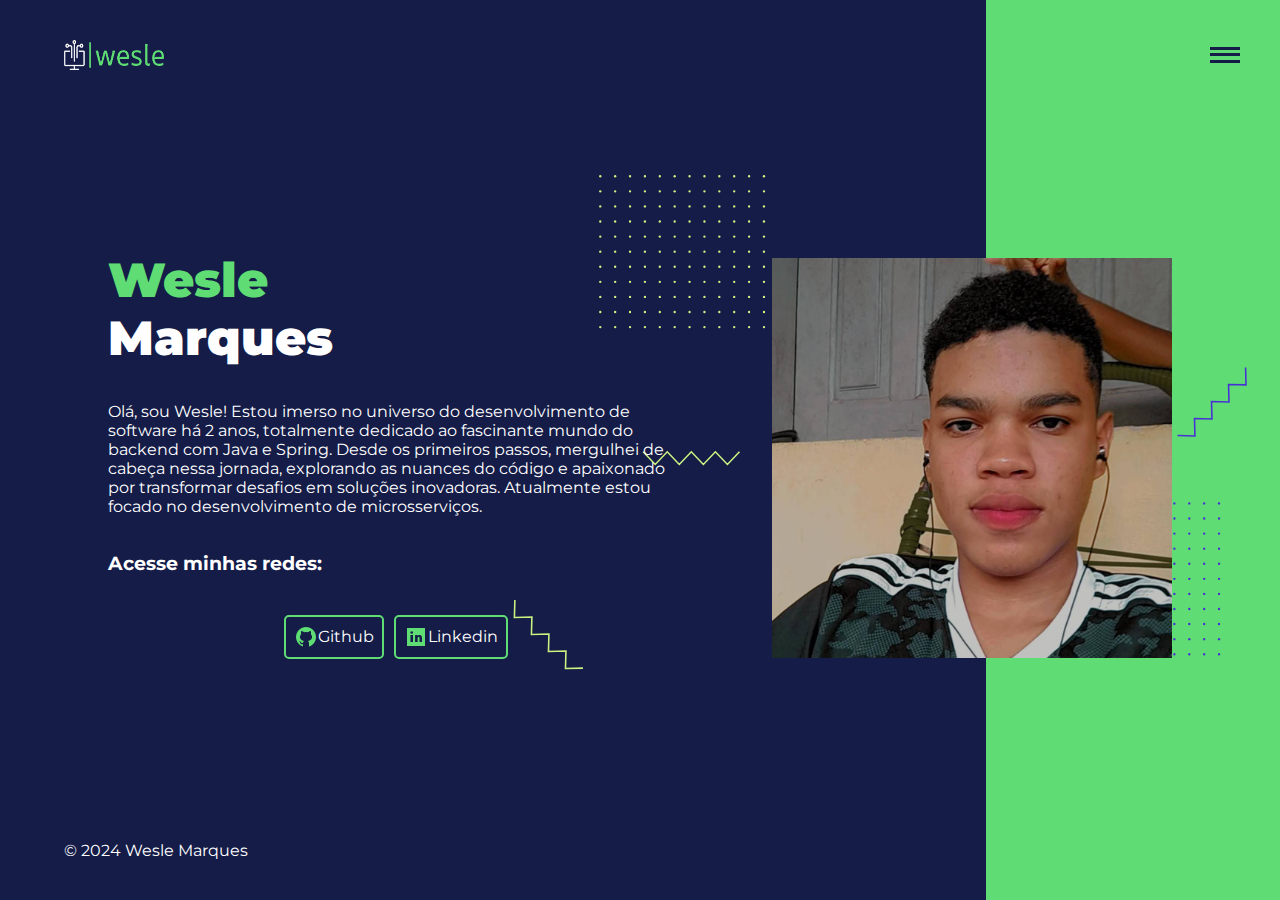
<file: index.html>
<!DOCTYPE html>
<html lang="pt-br">
<head>
    <meta charset="UTF-8">
    <meta name="viewport" content="width=device-width, initial-scale=1.0">
    <link rel="stylesheet" href="css/index.css">
    <title>Portifolio - Wesle</title>
</head>
<body>
    <header class="cabecalho">
        <div class="logo">
            <img src="assets/logo-no-background.png" alt="">
        </div>
        <div class="hamburguer" id="hamburguer">
            <div class="linha1"></div>
            <div class="linha2"></div>
            <div class="linha3"></div>
        </div>
        <nav class="menu-hamburguer" id="menu">
            <a href="index.html">Home</a>
            <a href="skills.html">Skils</a>
            <a href="projects.html">Projects</a>
            <a href="https://wa.me/5598985950172">Contato</a>
        </nav>
    </header>
    
    <div class="container">
        <main class="content">
            <h1 aria-label="Wesle Marques">Wesle<br><span>Marques</span></h1>
            <p>Olá, sou Wesle! Estou imerso no universo do desenvolvimento de software há 2 anos, totalmente dedicado ao fascinante mundo do backend com Java e Spring. Desde os primeiros passos, mergulhei de cabeça nessa jornada, explorando as nuances do código e apaixonado por transformar desafios em soluções inovadoras. Atualmente estou focado no desenvolvimento de microsserviços.</p>
            <h3>Acesse minhas redes:</h3>
            <div class="list-item">
                <a href="https://github.com/weslemarques" target="_blank">
                    <img src="assets/icons-github.png" alt="">
                    <p>Github</p>
                </a>
                <a href="https://www.linkedin.com/in/weslemarques/" target="_blank">
                    <img src="assets/icons-linkedin.png" alt="">
                    Linkedin
                </a>
            </div>
            
        </main>
        <div class="foto">
            <img class="foto" src="assets/foto.jpg" alt="">
        </div>
    </div>
    <footer>&copy; 2024 Wesle Marques </footer>
   <script src="js/index.js"></script>
   <script src="https://ajax.googleapis.com/ajax/libs/jquery/2.1.1/jquery.min.js"></script>
</body>
</html>
</file>
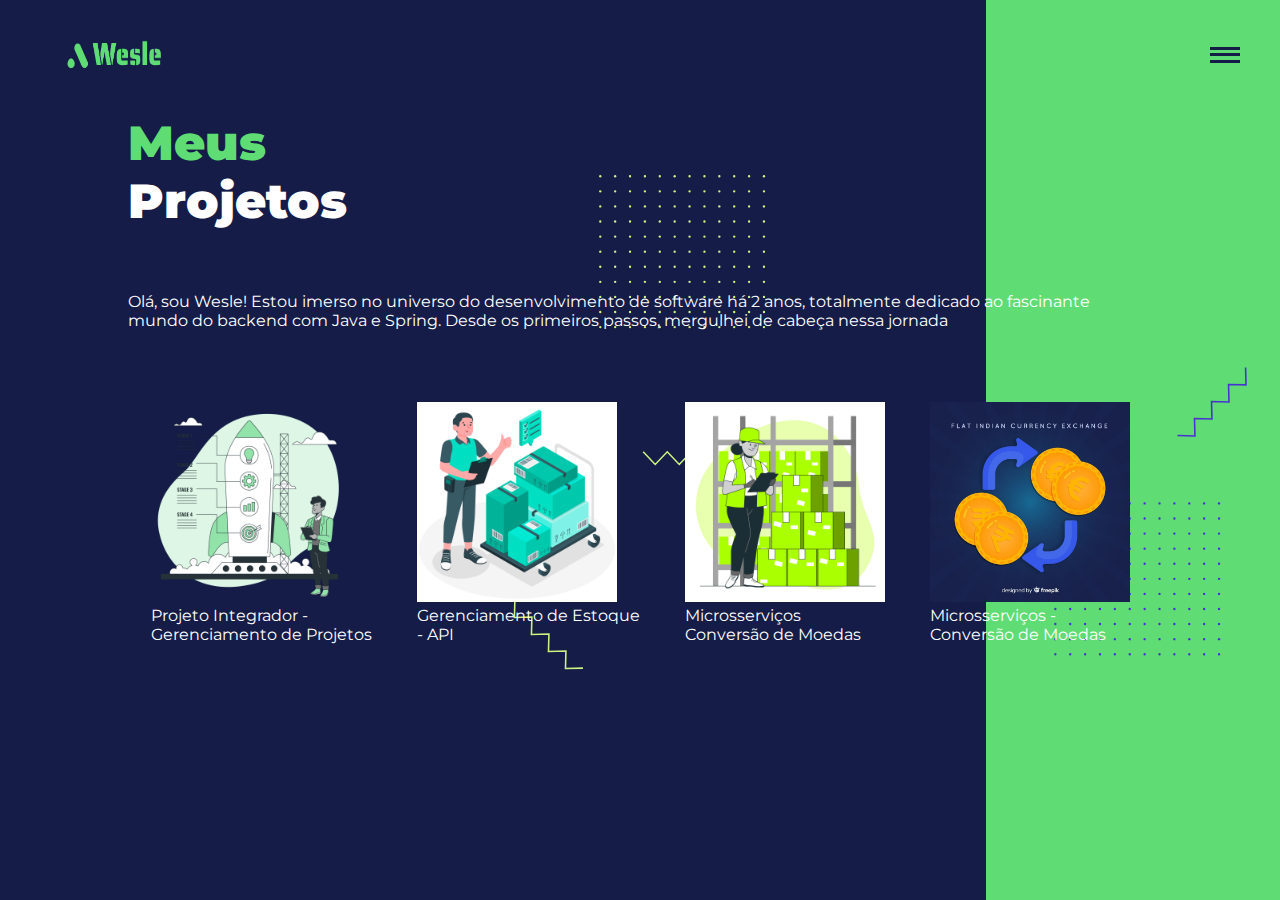
<file: projects.html>
<!DOCTYPE html>
<html lang="pt-br">
<head>
    <meta charset="UTF-8">
    <meta name="viewport" content="width=device-width, initial-scale=1.0">
    <link rel="stylesheet" href="css/index.css">
    <title>Portifolio - Wesle</title>
</head>
<body>
    <header class="cabecalho">
        <div class="logo">
            <img src="assets/logo.png" alt="">
        </div>
        <div class="hamburguer" id="hamburguer">
            <div class="linha1"></div>
            <div class="linha2"></div>
            <div class="linha3"></div>
        </div>
        <nav class="menu-hamburguer" id="menu">
            <a href="index.html">Home</a>
            <a href="skills.html">Skils</a>
            <a href="projects.html">Projects</a>
            <a href="https://wa.me/5598985950172">Contato</a>
        </nav>
    </header>
        <main class="content" id="content-project">
            <h1 aria-label="Wesle Marques">Meus<br><span>Projetos</span></h1>
            <p>Olá, sou Wesle! Estou imerso no universo do desenvolvimento de software há 2 anos, totalmente dedicado ao fascinante mundo do backend com Java e Spring. Desde os primeiros passos, mergulhei de cabeça nessa jornada</p>
            <div class="projetos" id="projetos">
                <div id="project1" class="card">
                    <a href="https://github.com/weslemarques/kyw_project" target="_blank" class="item-projects">
                        <img src="assets/projetos/Project Stages-bro.png" alt="">
                    </a>
                    <p>Projeto Integrador - <br> Gerenciamento de Projetos</p>
                </div>
                <div id="project1" class="card">
                    <a href="https://github.com/weslemarques/inventory_management_api" target="_blank" class="item-projects">
                        <img src="assets/projetos/4016257.jpg" alt="">
                    </a>
                    <p>Gerenciamento de Estoque <br> - API</p>
                </div>
                <div id="project1" class="card">
                    <a href="https://github.com/weslemarques/cambio_project" target="_blank" class="item-projects">
                        <img src="assets/projetos/3986681.jpg" alt="">
                    </a>
                    <p>Microsserviços <br>Conversão de Moedas</p>
                </div>
                <div id="project1" class="card">
                    <a href="https://github.com/weslemarques/cambio_project" target="_blank" class="item-projects">
                        <img src="assets/projetos/troca-de-moeda-da-rupia-indiana_23-2147995253.jpg" alt="">
                    </a>
                    <p>Microsserviços -<br>Conversão de Moedas</p>
                </div>
            </div>
        </main>
   <script src="js/projects.js"></script>
   <script src="js/index.js"></script>
</body>
</html>
</file>
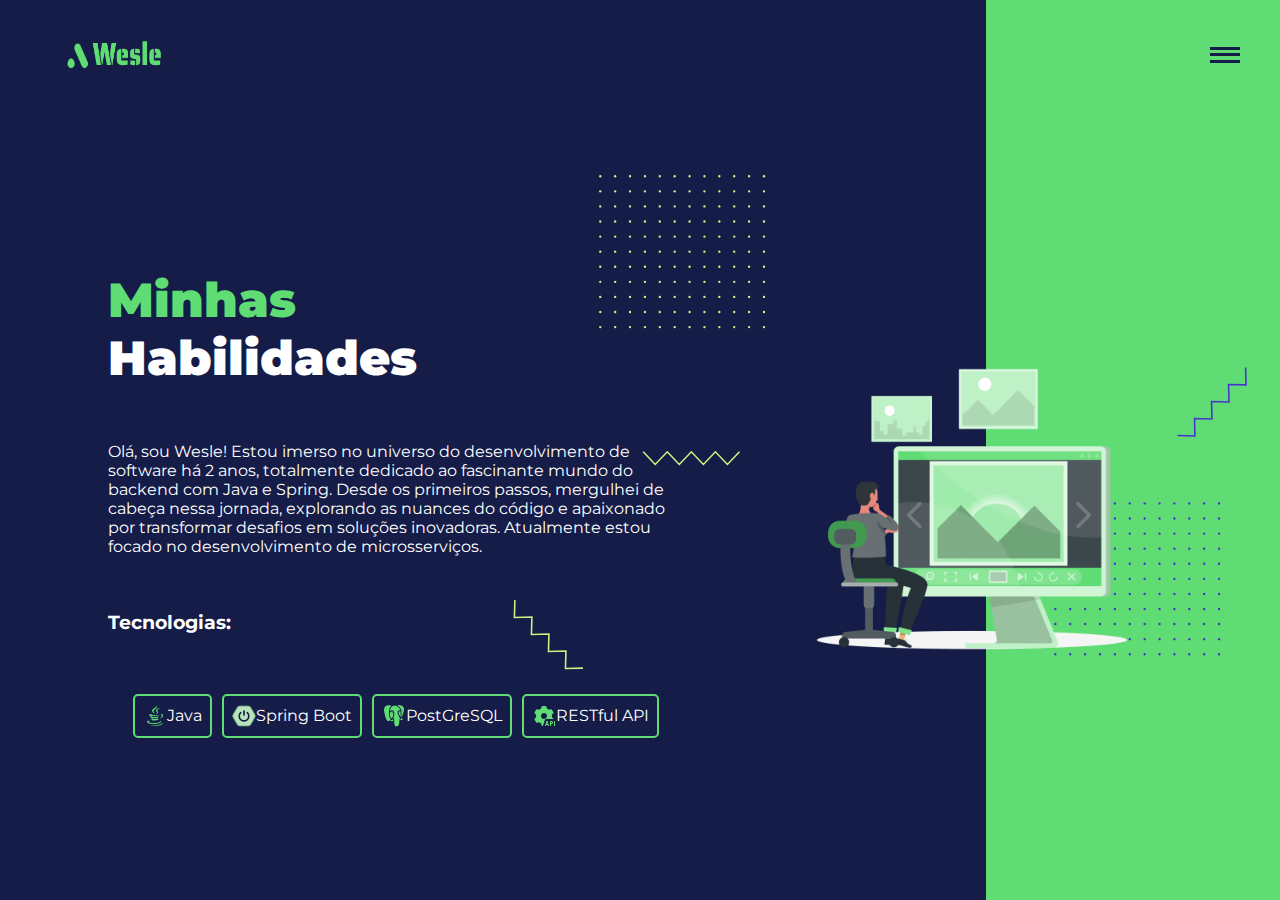
<file: skills.html>
<!DOCTYPE html>
<html lang="pt-br">
<head>
    <meta charset="UTF-8">
    <meta name="viewport" content="width=device-width, initial-scale=1.0">
    <link rel="stylesheet" href="css/index.css">
    <title>Portifolio - Wesle</title>
</head>
<body>
    <header class="cabecalho">
        <div class="logo">
            <img src="assets/logo.png" alt="">
        </div>
        <div class="hamburguer" id="hamburguer">
            <div class="linha1"></div>
            <div class="linha2"></div>
            <div class="linha3"></div>
        </div>
        <nav class="menu-hamburguer" id="menu">
            <a href="index.html">Home</a>
            <a href="skills.html">Skils</a>
            <a href="projects.html">Projects</a>
            <a href="https://wa.me/5598985950172">Contato</a>
        </nav>
    </header>
    
    <div class="container">
        <main class="content">
            <h1>Minhas<br><span>Habilidades</span></h1>
            <p>Olá, sou Wesle! Estou imerso no universo do desenvolvimento de software há 2 anos, totalmente dedicado ao fascinante mundo do backend com Java e Spring. Desde os primeiros passos, mergulhei de cabeça nessa jornada, explorando as nuances do código e apaixonado por transformar desafios em soluções inovadoras. Atualmente estou focado no desenvolvimento de microsserviços.</p>
            <h3>Tecnologias:</h3>
            <div class="list-item" id="tecnologias">
                <a href="">
                    <img src="assets/linguagens/icons8-java-24.png" alt="">
                    Java
                </a>
                <a href="">
                    <img src="assets/linguagens/icons8-spring-boot-24 (1).png" alt="">
                    Spring Boot
                </a>
                <a href="">
                    <img src="assets/linguagens/icons8-postgresql-24.png" alt="">
                    PostGreSQL
                </a>
                <a href="">
                    <img src="assets/linguagens/icons8-rest-api-24.png" alt="">
                    RESTful API
                </a>
            </div>
            
        </main>
        <div class="foto">
            <img class="foto" src="assets/Image viewer-rafiki.png" alt="">
        </div>
    </div>
   <script src="js/skills.js"></script>
   <script src="js/index.js"></script>
</body>
</html>
</file>
<file: css/index.css>
@import url('https://fonts.googleapis.com/css2?family=Montserrat:ital,wght@0,100..900;1,100..900&display=swap');
*{
    margin: 0;
    padding: 0;
    box-sizing: border-box;
    font-family: "Montserrat", sans-serif;
}
body {
    background: url('../assets/avatar-shapes.svg'),linear-gradient(to right, #141C47 77%, #5FDD74 23%) ;
    background-repeat: no-repeat;
    background-position:  right;
    height: 100vh;
    margin: 0;
    color: #FFF;
    display: flex;
    flex-direction: column;
    align-items: center;
    transition: transform 0.5s ease; /* Adiciona uma transição suave de transformação */
    transform: translateY(0); 
}

.section1{
    height: 100vh;
}
.section2{
    height: 100vh;
}
nav{
    text-align: center;
    display: none;
}

.oculto{
    display: none;
}

.content{
    width: 50%;
    height: 60%;
    display: flex;
    flex-direction: column;
    justify-content: space-between;
}

.content h1{
    font-size: 3em;
    font-weight: 900;
    color: #5FDD74;
}

.content h1 span{
    color: #fff;
}

.content p{
    font-size: 1em;
}
.container{
    width: 90%;
    height: 100%;
    display: flex;
    justify-content:space-around ;
    align-items: center;
}

.foto{
    width: 50%;
    width: 400px;
    height: 400px;
}


.list-item{
    display: flex;
    align-items: center;
    justify-content: center;
    flex-wrap: wrap;

}

.list-item a{
    display: flex;
    text-decoration: none;
    align-items: center;
    padding: 8px;
    color: #fff;
    align-self: center;
    margin: 5px 5px;
    border: #5FDD74 2px solid;
    border-radius: 5px;
}

.tecnologias{
    display: flex;
}

.cabecalho{
    width: 90%;
    margin: 40px 40px;
    display: flex;
    align-items: center;
    justify-content: space-between;
    
}
.logo img{
    width: 100px;
    height: 30px;
}


.menu-hamburguer {
    display: none;
    flex-direction: column;
    align-items: center;
    justify-content: center;
    background: #ffffffba;
    color: white;
    position: absolute;
    top: 20px;
    right: 20px;
    width: 200px;
    padding-top: 50px;
    z-index: 1;
  }

  .menu-hamburguer a {
    color: #141C47;
    text-decoration: none;
    padding: 15px;
    text-align: center;
    width: 100%;
  }

  .menu-hamburguer a:hover {
    background-color: #ffffff;
  }

  .hamburguer {
    display: flex;
    position: fixed;
    flex-direction: column;
    justify-content: space-around;
    top: 45px;
    right: 40px;
    width: 30px;
    height: 20px;
    cursor: pointer;
    z-index: 2;
  }

  .menu-hamburguer.active {
    display: flex;
  }

  .hamburguer div {
    width: 30px;
    height: 3px;
    background-color: #141C47;
    transition: 0.3s;
  }

  .active .linha1 {
    transform: rotate(45deg) translate(5px, 5px);
  }

  .active .linha2 {
    opacity: 0;
  }

  .active .linha3 {
    transform: rotate(-45deg) translate(5px, -5px);
  }

  footer{
    width: 90%;
    margin: 40px 40px;
    display: flex;
    align-items: center;
    justify-content: space-between;
    
}
#content-project{
    width: 80%;
    display: flex;
    justify-content: space-between;
}
.projetos{
    display: flex;
    align-items: center;
    justify-content: space-around;
    flex-wrap: wrap;
}
.card{
    margin: 10px;
}

.projetos img{
    width: 200px;
    height: 200px;
}


  @media (max-width: 600px) {

    body {
        background: linear-gradient(to bottom,#141C47 74%, #5FDD74 26%);
    }
    .container{
       flex-direction: column;
    }
    .content{
        width: 100%;
        height: 70%;
        
       justify-content:space-evenly ;
    }
    .foto{
        height: 180px;
        width: 180px;
    }
    .hamburguer div {
        background-color: #5FDD74;
    }
    main h1{
        font-size: 2.5rem;
        font-weight: 800;
        color: #5FDD74;
    }

    footer{
        width: 90%;
        margin: 10px 10px;
        display: flex;
        align-items: center;
        justify-content: space-between;
        
    }
}
</file>
